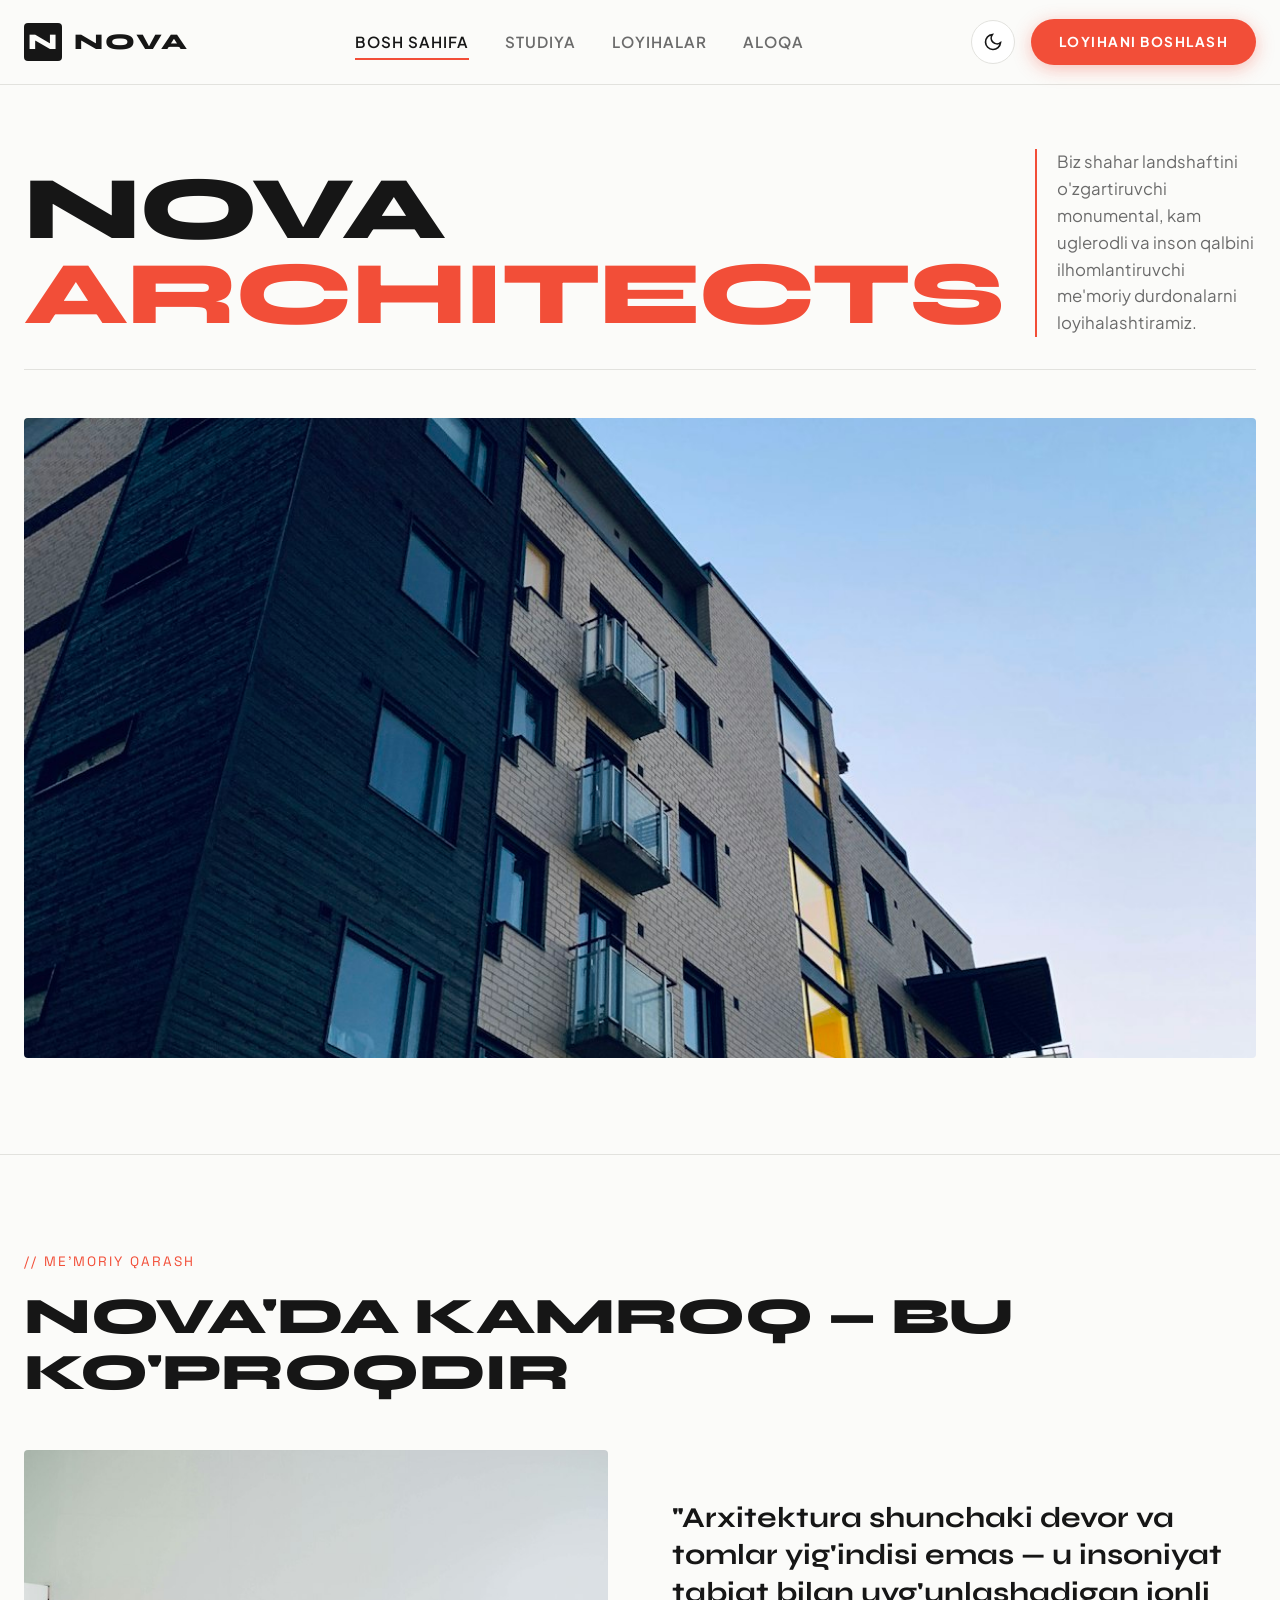
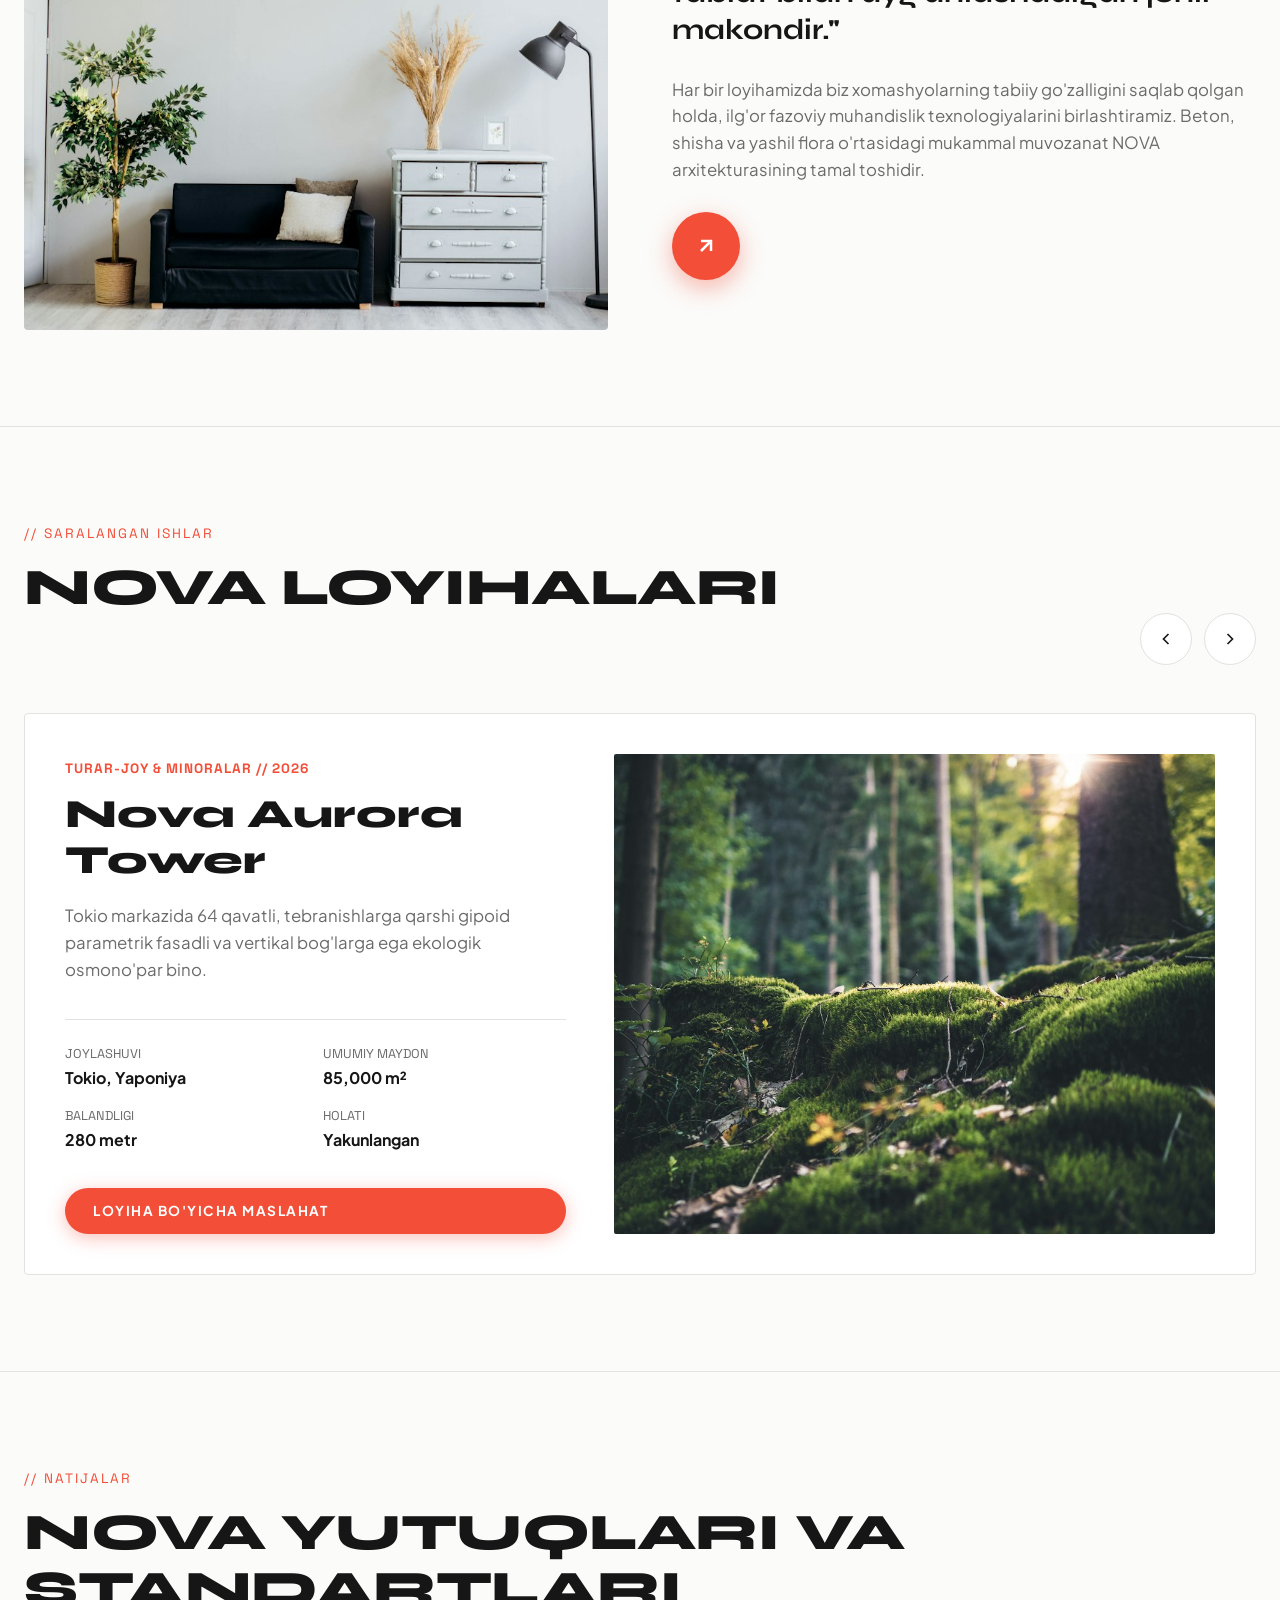
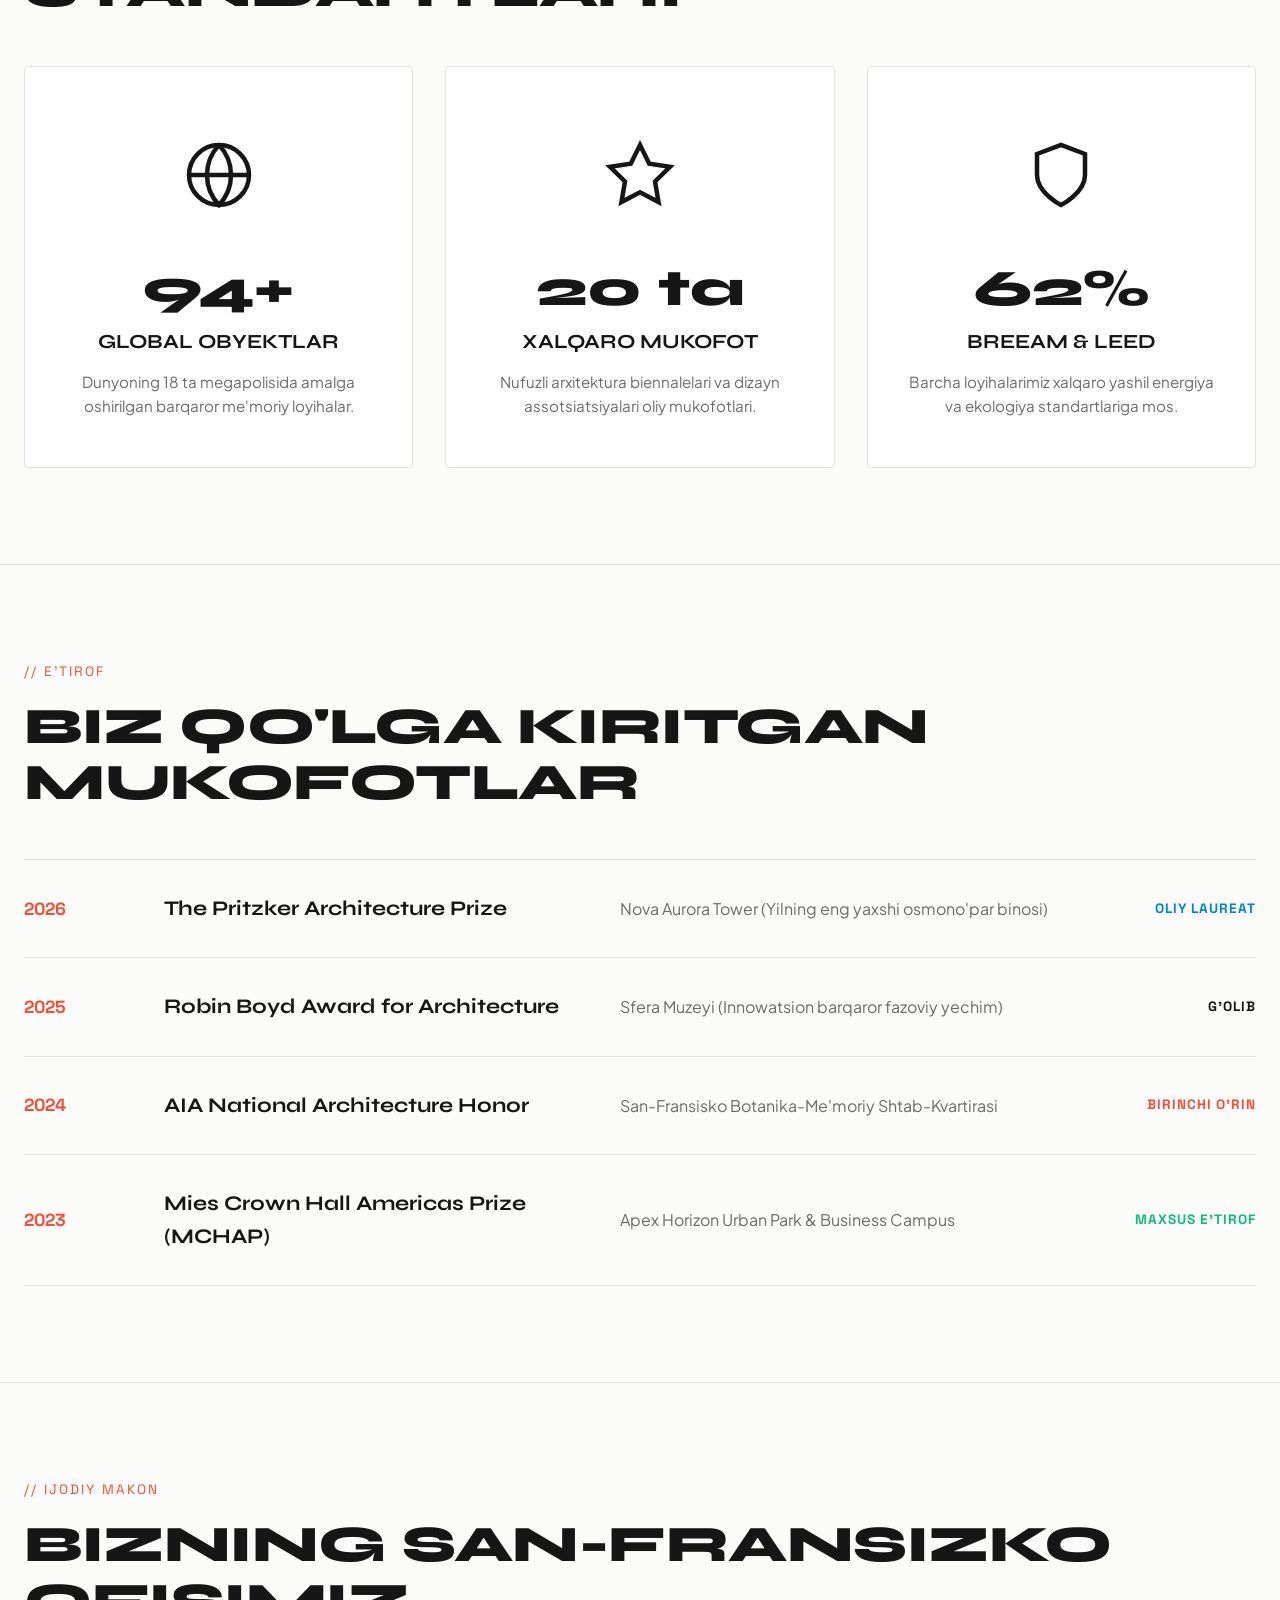
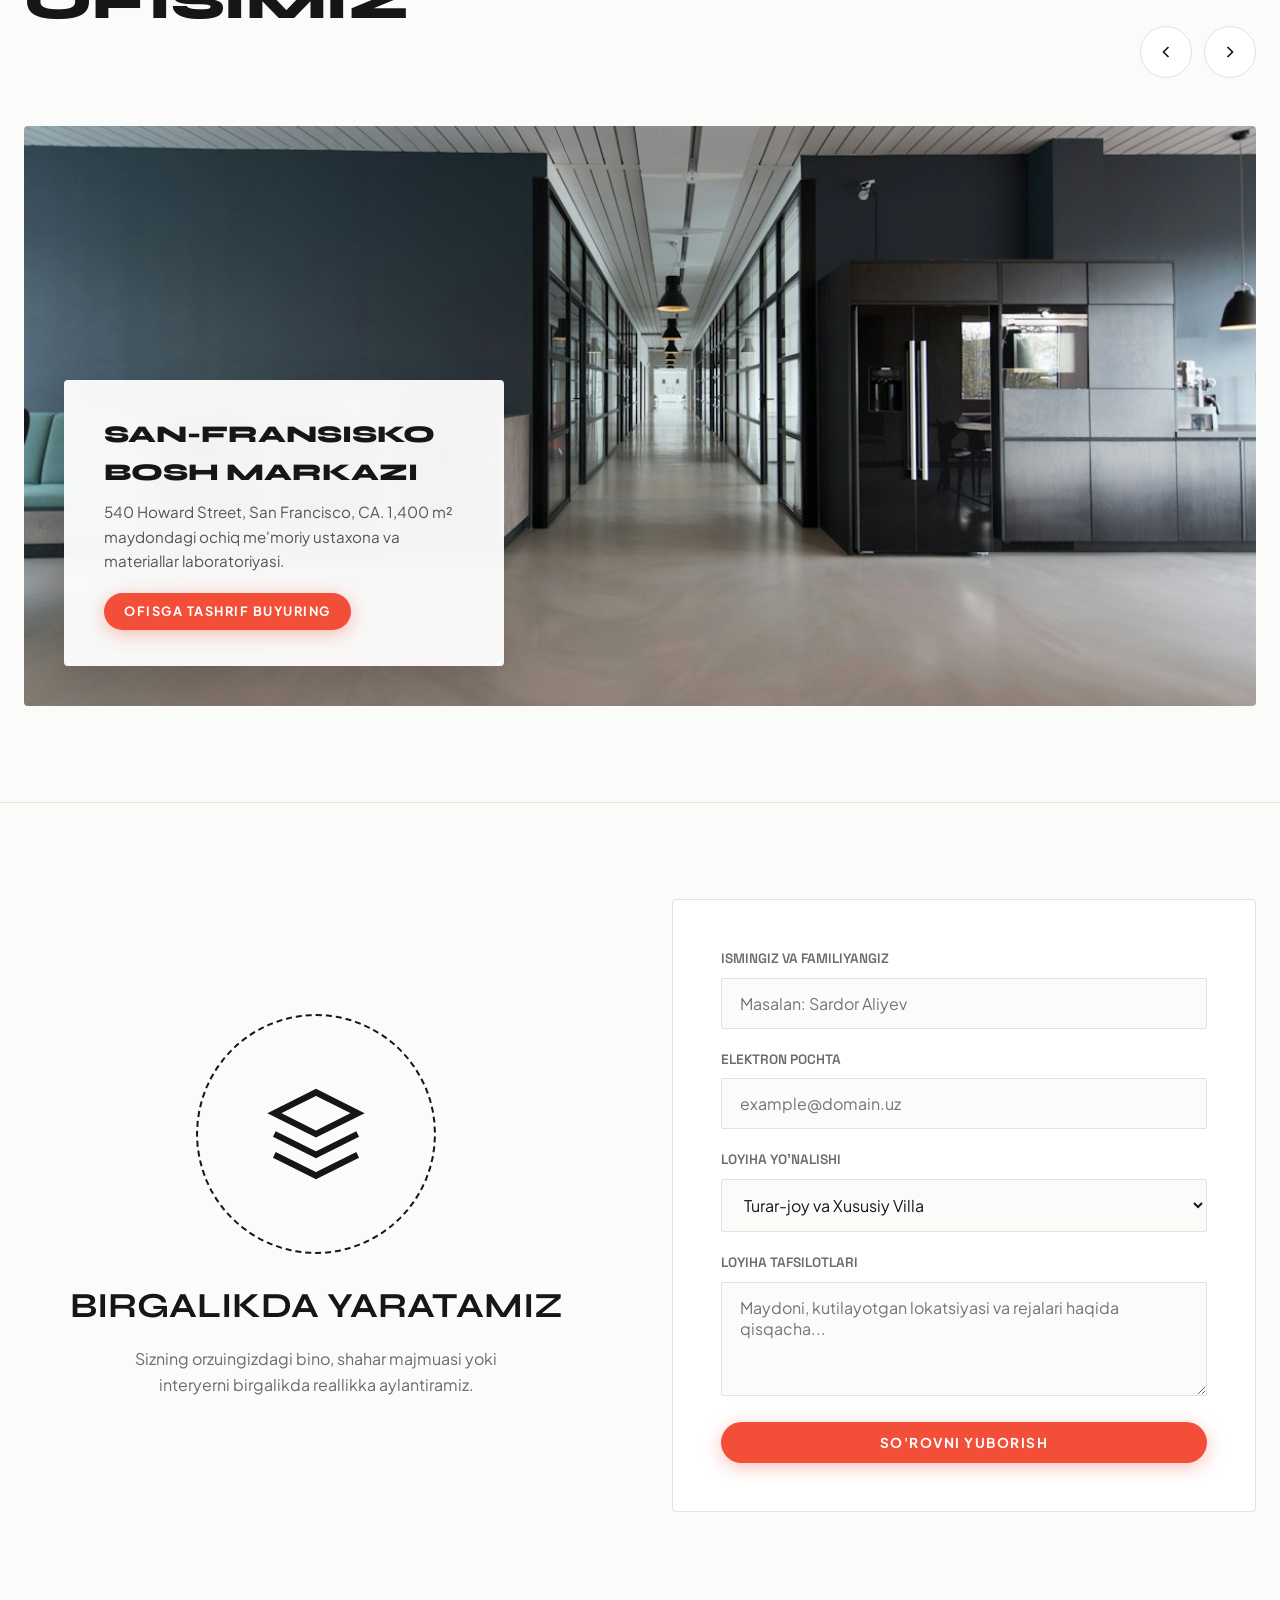
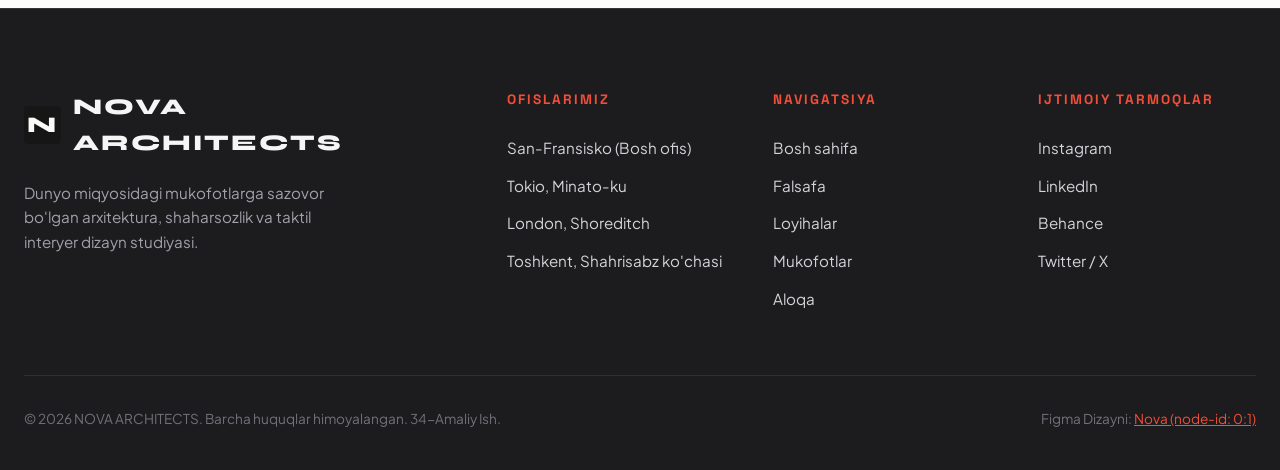
<file: index.html>
<!DOCTYPE html>
<html lang="uz" data-theme="light">
<head>
  <meta charset="UTF-8">
  <meta name="viewport" content="width=device-width, initial-scale=1.0">
  <title>NOVA ARCHITECTS — Me'morchilik va Shaharsozlik Studiyasi</title>
  <meta name="description" content="Xalqaro darajadagi me'morchilik, fazoviy rejalashtirish va barqaror shaharsozlik studiyasi — NOVA Architects (34-Amaliy Ish).">
  
  <link rel="preconnect" href="https://fonts.googleapis.com">
  <link rel="preconnect" href="https://fonts.gstatic.com" crossorigin>
  <link href="https://fonts.googleapis.com/css2?family=Plus+Jakarta+Sans:wght@400;500;600;700&family=Space+Grotesk:wght@500;700&family=Syne:wght@600;700;800&display=swap" rel="stylesheet">
  
  <link rel="stylesheet" href="css/styles.css">
  <link rel="icon" type="image/png" href="figma_preview.png">
</head>
<body>

  <!-- SAYT SARLAVHASI (HEADER) -->
  <header class="site-header">
    <div class="container header-inner">
      <a href="index.html" class="logo" aria-label="NOVA Architects Bosh Sahifasi">
        <div class="logo-icon">N</div>
        <span>NOVA</span>
      </a>

      <nav class="main-nav" aria-label="Asosiy menyu">
        <a href="index.html" class="nav-link active">Bosh sahifa</a>
        <a href="about.html" class="nav-link">Studiya</a>
        <a href="projects.html" class="nav-link">Loyihalar</a>
        <a href="contact.html" class="nav-link">Aloqa</a>
      </nav>

      <div class="header-actions">
        <button id="themeToggleBtn" class="theme-toggle" aria-label="Rejimni o'zgartirish">
          <svg width="20" height="20" viewBox="0 0 24 24" fill="none" stroke="currentColor" stroke-width="2"><path d="M21 12.79A9 9 0 1 1 11.21 3 7 7 0 0 0 21 12.79z"/></svg>
        </button>
        <a href="#contact" class="btn-cta">Loyihani boshlash</a>
        <button id="mobileMenuToggle" class="menu-toggle" aria-label="Mobil menyu">
          <svg width="24" height="24" viewBox="0 0 24 24" fill="none" stroke="currentColor" stroke-width="2"><line x1="3" y1="12" x2="21" y2="12"/><line x1="3" y1="6" x2="21" y2="6"/><line x1="3" y1="18" x2="21" y2="18"/></svg>
        </button>
      </div>
    </div>
  </header>

  <main>
    <!-- HERO BO'LIMI -->
    <section id="hero" class="hero-section">
      <div class="container">
        <div class="hero-header">
          <h1 class="hero-title">
            NOVA<br>
            <span>ARCHITECTS</span>
          </h1>
          <p class="hero-meta">
            Biz shahar landshaftini o'zgartiruvchi monumental, kam uglerodli va inson qalbini ilhomlantiruvchi me'moriy durdonalarni loyihalashtiramiz.
          </p>
        </div>

        <div class="hero-banner">
          <img src="assets/hero-tower.jpg" alt="NOVA zamonaviy minorasi me'moriy loyihasi" loading="eager">
        </div>
      </div>
    </section>

    <!-- FALSAFA BO'LIMI: LESS IS MORE -->
    <section id="philosophy" class="philosophy-section">
      <div class="container">
        <span class="section-label">// Me'moriy Qarash</span>
        <h2 class="section-heading">NOVA'DA KAMROQ — BU KO'PROQDIR</h2>
        
        <div class="philosophy-grid">
          <div class="philosophy-media">
            <img src="assets/greenhouse.jpg" alt="Shaffof bioklimatik me'moriy gumbaz">
          </div>
          <div class="philosophy-content">
            <p class="philosophy-quote">
              "Arxitektura shunchaki devor va tomlar yig'indisi emas — u insoniyat tabiat bilan uyg'unlashadigan jonli makondir."
            </p>
            <p class="philosophy-desc">
              Har bir loyihamizda biz xomashyolarning tabiiy go'zalligini saqlab qolgan holda, ilg'or fazoviy muhandislik texnologiyalarini birlashtiramiz. Beton, shisha va yashil flora o'rtasidagi mukammal muvozanat NOVA arxitekturasining tamal toshidir.
            </p>
            <a href="#projects" class="round-action-btn" aria-label="Loyihalarga o'tish">
              <svg width="24" height="24" viewBox="0 0 24 24" fill="none" stroke="currentColor" stroke-width="2.5"><line x1="7" y1="17" x2="17" y2="7"/><polyline points="7 7 17 7 17 17"/></svg>
            </a>
          </div>
        </div>
      </div>
    </section>

    <!-- LOYIHALAR VITRINASI (NOVA PROJECTS) -->
    <section id="projects" class="projects-section">
      <div class="container">
        <div class="section-top">
          <div>
            <span class="section-label">// Saralangan Ishlar</span>
            <h2 class="section-heading">NOVA LOYIHALARI</h2>
          </div>
          <div class="slider-controls">
            <button id="projectPrevBtn" class="slider-arrow" aria-label="Oldingi loyiha">
              <svg width="20" height="20" viewBox="0 0 24 24" fill="none" stroke="currentColor" stroke-width="2"><polyline points="15 18 9 12 15 6"/></svg>
            </button>
            <button id="projectNextBtn" class="slider-arrow" aria-label="Keyingi loyiha">
              <svg width="20" height="20" viewBox="0 0 24 24" fill="none" stroke="currentColor" stroke-width="2"><polyline points="9 18 15 12 9 6"/></svg>
            </button>
          </div>
        </div>

        <div class="project-card-featured">
          <div class="project-info">
            <div>
              <span id="projectTag" class="project-tag">Turar-joy & Minoralar // 2026</span>
              <h3 id="projectTitle" class="project-title">Nova Aurora Tower</h3>
              <p id="projectDesc" class="philosophy-desc">
                Tokio markazida 64 qavatli, tebranishlarga qarshi gipoid parametrik fasadli va vertikal bog'larga ega ekologik osmono'par bino.
              </p>
            </div>

            <ul class="project-meta-list">
              <li class="meta-item">
                <span>Joylashuvi</span>
                <strong id="projectLocation">Tokio, Yaponiya</strong>
              </li>
              <li class="meta-item">
                <span>Umumiy Maydon</span>
                <strong id="projectArea">85,000 m²</strong>
              </li>
              <li class="meta-item">
                <span>Balandligi</span>
                <strong id="projectHeight">280 metr</strong>
              </li>
              <li class="meta-item">
                <span>Holati</span>
                <strong id="projectStatus">Yakunlangan</strong>
              </li>
            </ul>

            <a href="#contact" class="btn-cta">Loyiha bo'yicha maslahat</a>
          </div>

          <div class="project-image">
            <img id="projectImage" src="assets/project-tower.jpg" alt="Nova Aurora Tower">
          </div>
        </div>
      </div>
    </section>

    <!-- YUTUQLAR & METRIKALAR (NOVA HIGHLIGHTS) -->
    <section id="highlights" class="highlights-section">
      <div class="container">
        <span class="section-label">// Natijalar</span>
        <h2 class="section-heading">NOVA YUTUQLARI VA STANDARTLARI</h2>

        <div class="highlights-grid">
          <div class="highlight-card">
            <div class="highlight-icon-wrap">
              <svg width="72" height="72" viewBox="0 0 24 24" fill="none" stroke="currentColor" stroke-width="1.5"><circle cx="12" cy="12" r="10"/><path d="M12 2a14.5 14.5 0 0 0 0 20 14.5 14.5 0 0 0 0-20"/><path d="M2 12h20"/></svg>
            </div>
            <div class="highlight-metric" data-target="150" data-suffix="+">150+</div>
            <h4 class="highlight-title">Global Obyektlar</h4>
            <p class="highlight-desc">Dunyoning 18 ta megapolisida amalga oshirilgan barqaror me'moriy loyihalar.</p>
          </div>

          <div class="highlight-card">
            <div class="highlight-icon-wrap">
              <svg width="72" height="72" viewBox="0 0 24 24" fill="none" stroke="currentColor" stroke-width="1.5"><polygon points="12 2 15.09 8.26 22 9.27 17 14.14 18.18 21.02 12 17.77 5.82 21.02 7 14.14 2 9.27 8.91 8.26 12 2"/></svg>
            </div>
            <div class="highlight-metric" data-target="32" data-suffix=" ta">32 ta</div>
            <h4 class="highlight-title">Xalqaro Mukofot</h4>
            <p class="highlight-desc">Nufuzli arxitektura biennalelari va dizayn assotsiatsiyalari oliy mukofotlari.</p>
          </div>

          <div class="highlight-card">
            <div class="highlight-icon-wrap">
              <svg width="72" height="72" viewBox="0 0 24 24" fill="none" stroke="currentColor" stroke-width="1.5"><path d="M12 22s8-4 8-10V5l-8-3-8 3v7c0 6 8 10 8 10z"/></svg>
            </div>
            <div class="highlight-metric" data-target="100" data-suffix="%">100%</div>
            <h4 class="highlight-title">BREEAM & LEED</h4>
            <p class="highlight-desc">Barcha loyihalarimiz xalqaro yashil energiya va ekologiya standartlariga mos.</p>
          </div>
        </div>
      </div>
    </section>

    <!-- ERISHILGAN MUKOFOTLAR (AWARDS WE WON) -->
    <section id="awards" class="awards-section">
      <div class="container">
        <span class="section-label">// E'tirof</span>
        <h2 class="section-heading">BIZ QO'LGA KIRITGAN MUKOFOTLAR</h2>

        <div class="awards-table">
          <div class="award-row">
            <div class="award-year">2026</div>
            <div class="award-name">The Pritzker Architecture Prize</div>
            <div class="award-project">Nova Aurora Tower (Yilning eng yaxshi osmono'par binosi)</div>
            <div class="award-badge" style="color: #0284c7;">Oliy Laureat</div>
          </div>

          <div class="award-row">
            <div class="award-year">2025</div>
            <div class="award-name">Robin Boyd Award for Architecture</div>
            <div class="award-project">Sfera Muzeyi (Innowatsion barqaror fazoviy yechim)</div>
            <div class="award-badge" style="color: #161616;">G'olib</div>
          </div>

          <div class="award-row">
            <div class="award-year">2024</div>
            <div class="award-name">AIA National Architecture Honor</div>
            <div class="award-project">San-Fransisko Botanika-Me'moriy Shtab-Kvartirasi</div>
            <div class="award-badge" style="color: var(--color-primary);">Birinchi O'rin</div>
          </div>

          <div class="award-row">
            <div class="award-year">2023</div>
            <div class="award-name">Mies Crown Hall Americas Prize (MCHAP)</div>
            <div class="award-project">Apex Horizon Urban Park & Business Campus</div>
            <div class="award-badge" style="color: #10b981;">Maxsus E'tirof</div>
          </div>
        </div>
      </div>
    </section>

    <!-- OFISIMIZ (OUR SAN FRANCISCO OFFICE) -->
    <section id="office" class="office-section">
      <div class="container">
        <div class="section-top">
          <div>
            <span class="section-label">// Ijodiy Makon</span>
            <h2 class="section-heading">BIZNING SAN-FRANSIZKO OFISIMIZ</h2>
          </div>
          <div class="slider-controls">
            <button id="officePrevBtn" class="slider-arrow" aria-label="Oldingi rasm">
              <svg width="20" height="20" viewBox="0 0 24 24" fill="none" stroke="currentColor" stroke-width="2"><polyline points="15 18 9 12 15 6"/></svg>
            </button>
            <button id="officeNextBtn" class="slider-arrow" aria-label="Keyingi rasm">
              <svg width="20" height="20" viewBox="0 0 24 24" fill="none" stroke="currentColor" stroke-width="2"><polyline points="9 18 15 12 9 6"/></svg>
            </button>
          </div>
        </div>

        <div class="office-banner">
          <img id="officeImg" src="assets/office-interior.jpg" alt="NOVA Architects San-Fransisko Ofis Interyeri">
          <div class="office-card-overlay">
            <h4>San-Fransisko Bosh Markazi</h4>
            <p>540 Howard Street, San Francisco, CA. 1,400 m² maydondagi ochiq me'moriy ustaxona va materiallar laboratoriyasi.</p>
            <a href="#contact" class="btn-cta" style="padding: 8px 20px; font-size: 0.8rem;">Ofisga tashrif buyuring</a>
          </div>
        </div>
      </div>
    </section>

    <!-- ALOQA VA LOYIHA BOSHLASH (LET'S CREATE SOMETHING TOGETHER) -->
    <section id="contact" class="cta-section">
      <div class="container">
        <div class="cta-grid">
          <div class="cta-emblem-wrap">
            <div class="emblem-circle">
              <svg width="100" height="100" viewBox="0 0 24 24" fill="none" stroke="currentColor" stroke-width="1.5"><polygon points="12 2 2 7 12 12 22 7 12 2"/><polyline points="2 17 12 22 22 17"/><polyline points="2 12 12 17 22 12"/></svg>
            </div>
            <h3 style="font-family: var(--font-heading); font-size: 2.2rem; text-transform: uppercase; margin-bottom: 12px;">BIRGALIKDA YARATAMIZ</h3>
            <p style="color: var(--color-text-muted); max-width: 380px;">
              Sizning orzuingizdagi bino, shahar majmuasi yoki interyerni birgalikda reallikka aylantiramiz.
            </p>
          </div>

          <div class="contact-card">
            <form id="novaContactForm" class="contact-form">
              <div class="form-group">
                <label for="cName">Ismingiz va Familiyangiz</label>
                <input type="text" id="cName" name="name" placeholder="Masalan: Sardor Aliyev" required>
              </div>

              <div class="form-group">
                <label for="cEmail">Elektron Pochta</label>
                <input type="email" id="cEmail" name="email" placeholder="example@domain.uz" required>
              </div>

              <div class="form-group">
                <label for="cType">Loyiha Yo'nalishi</label>
                <select id="cType" name="type">
                  <option value="residential">Turar-joy va Xususiy Villa</option>
                  <option value="commercial">Biznes Markaz & Osmono'par bino</option>
                  <option value="public">Madaniy yoki Jamoat Fazosi</option>
                  <option value="interior">Eksklyuziv Interyer Arxitekturasi</option>
                </select>
              </div>

              <div class="form-group">
                <label for="cMessage">Loyiha Tafsilotlari</label>
                <textarea id="cMessage" name="message" rows="4" placeholder="Maydoni, kutilayotgan lokatsiyasi va rejalari haqida qisqacha..." required></textarea>
              </div>

              <button type="submit" class="btn-cta" style="width: 100%; justify-content: center;">So'rovni Yuborish</button>
            </form>
          </div>
        </div>
      </div>
    </section>
  </main>

  <!-- SAYT FUTERI (FOOTER) -->
  <footer class="site-footer">
    <div class="container">
      <div class="footer-grid">
        <div class="footer-brand">
          <div class="logo" style="margin-bottom: 20px;">
            <div class="logo-icon">N</div>
            <span>NOVA ARCHITECTS</span>
          </div>
          <p>
            Dunyo miqyosidagi mukofotlarga sazovor bo'lgan arxitektura, shaharsozlik va taktil interyer dizayn studiyasi.
          </p>
        </div>

        <div class="footer-col">
          <h5>Ofislarimiz</h5>
          <ul class="footer-links">
            <li><a href="#office">San-Fransisko (Bosh ofis)</a></li>
            <li><a href="#office">Tokio, Minato-ku</a></li>
            <li><a href="#office">London, Shoreditch</a></li>
            <li><a href="#office">Toshkent, Shahrisabz ko'chasi</a></li>
          </ul>
        </div>

        <div class="footer-col">
          <h5>Navigatsiya</h5>
          <ul class="footer-links">
            <li><a href="#hero">Bosh sahifa</a></li>
            <li><a href="#philosophy">Falsafa</a></li>
            <li><a href="#projects">Loyihalar</a></li>
            <li><a href="#awards">Mukofotlar</a></li>
            <li><a href="#contact">Aloqa</a></li>
          </ul>
        </div>

        <div class="footer-col">
          <h5>Ijtimoiy Tarmoqlar</h5>
          <ul class="footer-links">
            <li><a href="https://instagram.com" target="_blank" rel="noopener">Instagram</a></li>
            <li><a href="https://linkedin.com" target="_blank" rel="noopener">LinkedIn</a></li>
            <li><a href="https://behance.net" target="_blank" rel="noopener">Behance</a></li>
            <li><a href="https://twitter.com" target="_blank" rel="noopener">Twitter / X</a></li>
          </ul>
        </div>
      </div>

      <div class="footer-bottom">
        <div>© 2026 NOVA ARCHITECTS. Barcha huquqlar himoyalangan. 34-Amaliy Ish.</div>
        <div>Figma Dizayni: <a href="https://www.figma.com/file/L2f6Ex8oLNYwqS5R7IY9C2/Nova?node-id=0:1" target="_blank" rel="noopener" style="color: var(--color-primary); text-decoration: underline;">Nova (node-id: 0:1)</a></div>
      </div>
    </div>
  </footer>

  <script src="js/main.js"></script>
</body>
</html>
</file>
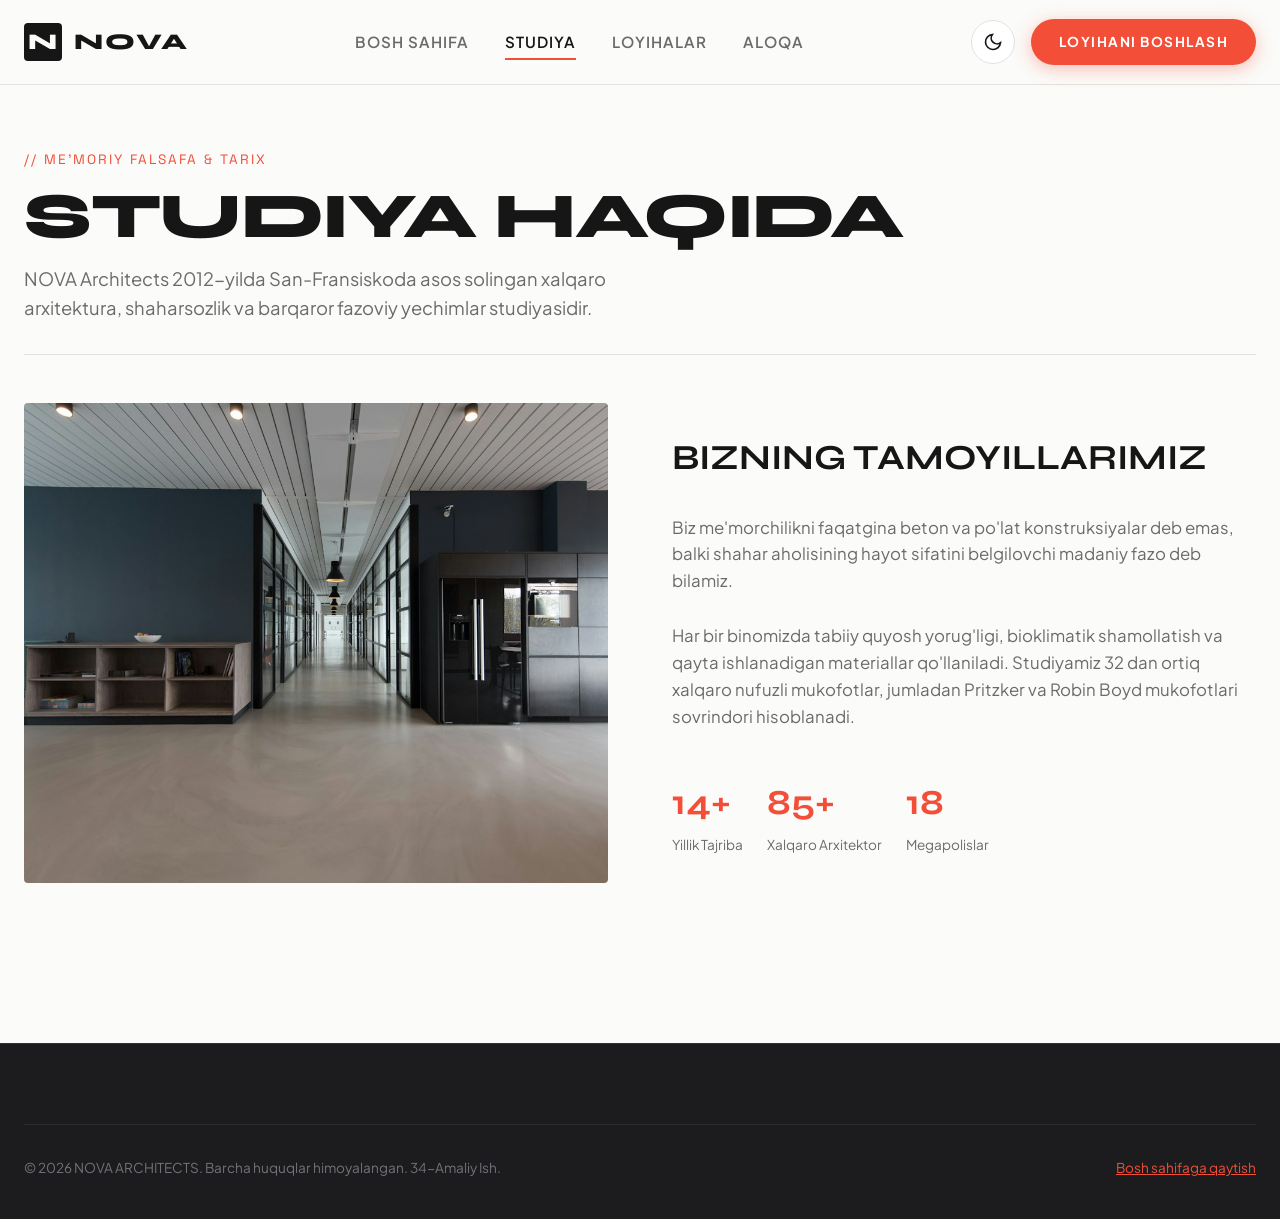
<file: about.html>
<!DOCTYPE html>
<html lang="uz" data-theme="light">
<head>
  <meta charset="UTF-8">
  <meta name="viewport" content="width=device-width, initial-scale=1.0">
  <title>Studiya Haqida — NOVA ARCHITECTS</title>
  <meta name="description" content="NOVA Architects studiyasi tarixi, me'moriy manifesti, jamoasi va xalqaro mukofotlari.">
  
  <link rel="preconnect" href="https://fonts.googleapis.com">
  <link rel="preconnect" href="https://fonts.gstatic.com" crossorigin>
  <link href="https://fonts.googleapis.com/css2?family=Plus+Jakarta+Sans:wght@400;500;600;700&family=Space+Grotesk:wght@500;700&family=Syne:wght@600;700;800&display=swap" rel="stylesheet">
  
  <link rel="stylesheet" href="css/styles.css">
  <link rel="icon" type="image/png" href="figma_preview.png">
</head>
<body>

  <!-- HEADER -->
  <header class="site-header">
    <div class="container header-inner">
      <a href="index.html" class="logo" aria-label="NOVA Architects">
        <div class="logo-icon">N</div>
        <span>NOVA</span>
      </a>

      <nav class="main-nav" aria-label="Asosiy menyu">
        <a href="index.html" class="nav-link">Bosh sahifa</a>
        <a href="about.html" class="nav-link active">Studiya</a>
        <a href="projects.html" class="nav-link">Loyihalar</a>
        <a href="contact.html" class="nav-link">Aloqa</a>
      </nav>

      <div class="header-actions">
        <button id="themeToggleBtn" class="theme-toggle" aria-label="Rejimni o'zgartirish">
          <svg width="20" height="20" viewBox="0 0 24 24" fill="none" stroke="currentColor" stroke-width="2"><path d="M21 12.79A9 9 0 1 1 11.21 3 7 7 0 0 0 21 12.79z"/></svg>
        </button>
        <a href="contact.html" class="btn-cta">Loyihani boshlash</a>
      </div>
    </div>
  </header>

  <main class="container" style="padding-top: 64px; padding-bottom: 96px;">
    <div style="border-bottom: 1px solid var(--color-border); padding-bottom: 32px; margin-bottom: 48px;">
      <span class="section-label">// Me'moriy Falsafa & Tarix</span>
      <h1 class="hero-title" style="font-size: clamp(2.5rem, 5vw, 4.5rem);">Studiya Haqida</h1>
      <p style="color: var(--color-text-muted); max-width: 650px; margin-top: 16px; font-size: 1.15rem;">
        NOVA Architects 2012-yilda San-Fransiskoda asos solingan xalqaro arxitektura, shaharsozlik va barqaror fazoviy yechimlar studiyasidir.
      </p>
    </div>

    <div class="philosophy-grid" style="margin-bottom: 64px;">
      <div class="philosophy-media">
        <img src="assets/office-interior.jpg" alt="NOVA studiyasi ustaxonasi">
      </div>
      <div class="philosophy-content">
        <h2 style="font-family: var(--font-heading); font-size: 2.2rem; text-transform: uppercase;">Bizning Tamoyillarimiz</h2>
        <p class="philosophy-desc">
          Biz me'morchilikni faqatgina beton va po'lat konstruksiyalar deb emas, balki shahar aholisining hayot sifatini belgilovchi madaniy fazo deb bilamiz.
        </p>
        <p class="philosophy-desc">
          Har bir binomizda tabiiy quyosh yorug'ligi, bioklimatik shamollatish va qayta ishlanadigan materiallar qo'llaniladi. Studiyamiz 32 dan ortiq xalqaro nufuzli mukofotlar, jumladan Pritzker va Robin Boyd mukofotlari sovrindori hisoblanadi.
        </p>
        <div style="display: flex; gap: 24px; margin-top: 16px;">
          <div>
            <strong style="font-family: var(--font-heading); font-size: 2.2rem; color: var(--color-primary); display: block;">14+</strong>
            <span style="font-size: 0.85rem; color: var(--color-text-muted);">Yillik Tajriba</span>
          </div>
          <div>
            <strong style="font-family: var(--font-heading); font-size: 2.2rem; color: var(--color-primary); display: block;">85+</strong>
            <span style="font-size: 0.85rem; color: var(--color-text-muted);">Xalqaro Arxitektor</span>
          </div>
          <div>
            <strong style="font-family: var(--font-heading); font-size: 2.2rem; color: var(--color-primary); display: block;">18</strong>
            <span style="font-size: 0.85rem; color: var(--color-text-muted);">Megapolislar</span>
          </div>
        </div>
      </div>
    </div>
  </main>

  <!-- FOOTER -->
  <footer class="site-footer">
    <div class="container">
      <div class="footer-bottom">
        <div>© 2026 NOVA ARCHITECTS. Barcha huquqlar himoyalangan. 34-Amaliy Ish.</div>
        <div><a href="index.html" style="color: var(--color-primary); text-decoration: underline;">Bosh sahifaga qaytish</a></div>
      </div>
    </div>
  </footer>

  <script src="js/main.js"></script>
</body>
</html>
</file>
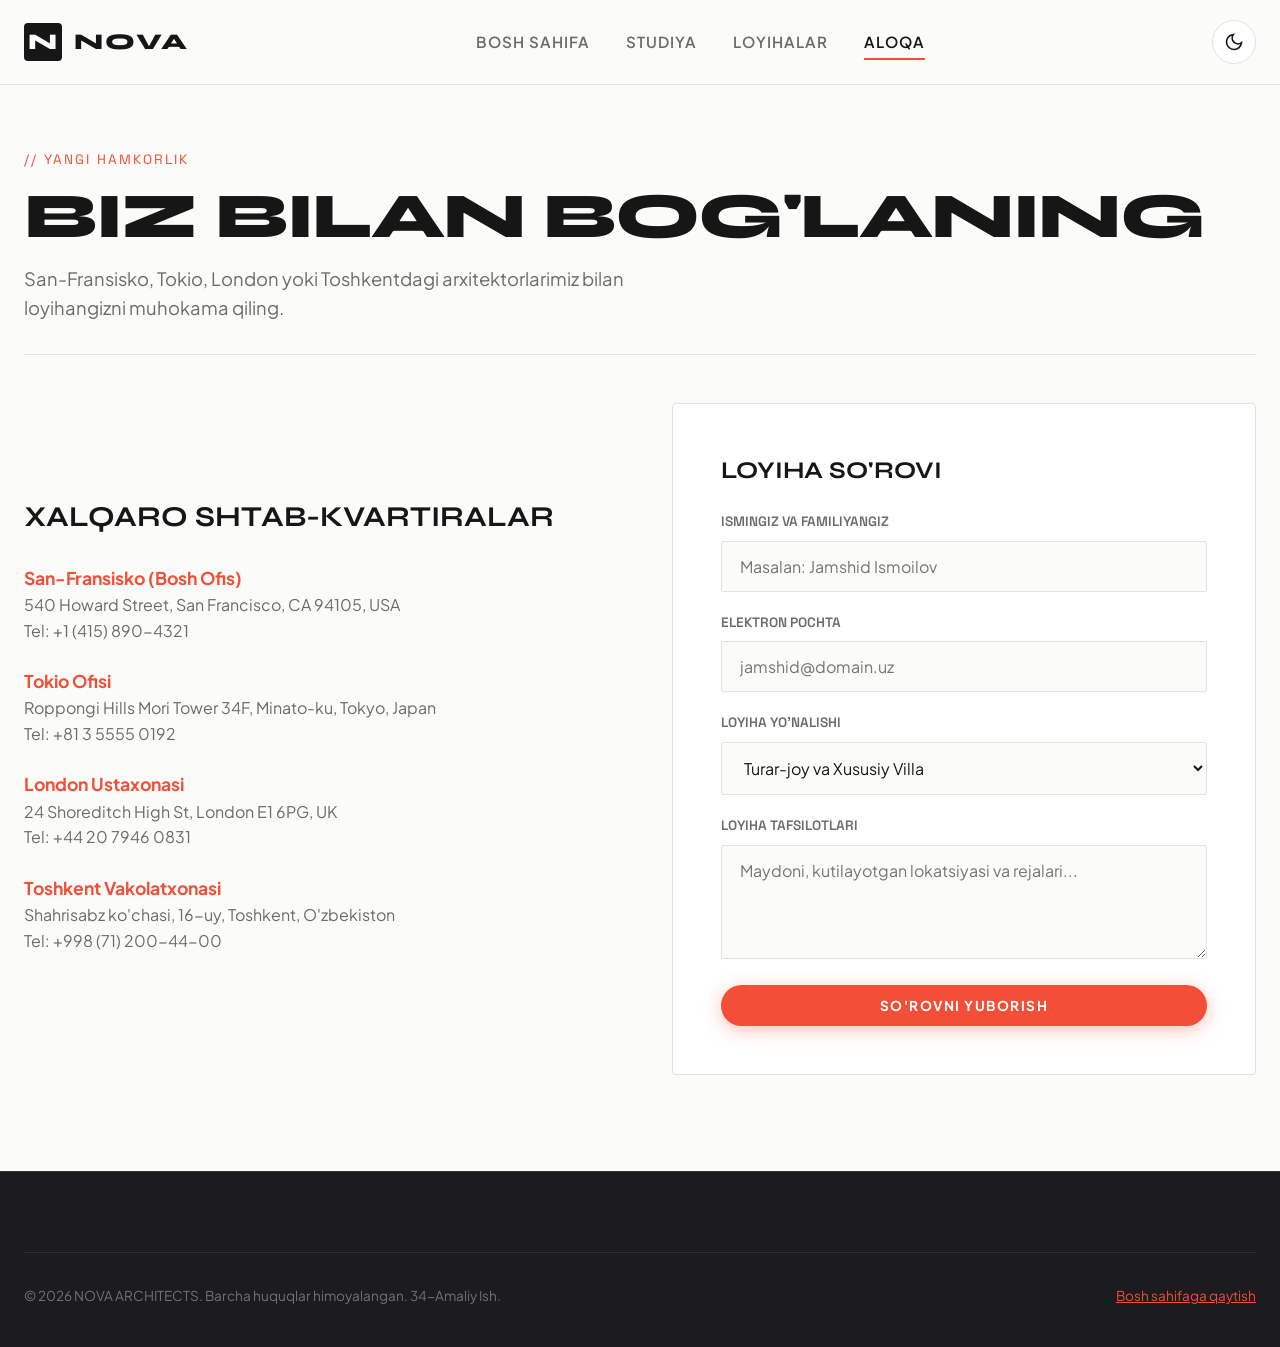
<file: contact.html>
<!DOCTYPE html>
<html lang="uz" data-theme="light">
<head>
  <meta charset="UTF-8">
  <meta name="viewport" content="width=device-width, initial-scale=1.0">
  <title>Aloqa & Konsultatsiya — NOVA ARCHITECTS</title>
  <meta name="description" content="NOVA Architects arxitektura studiyasi bilan bog'lanish va yangi loyihani rejalashtirish.">
  
  <link rel="preconnect" href="https://fonts.googleapis.com">
  <link rel="preconnect" href="https://fonts.gstatic.com" crossorigin>
  <link href="https://fonts.googleapis.com/css2?family=Plus+Jakarta+Sans:wght@400;500;600;700&family=Space+Grotesk:wght@500;700&family=Syne:wght@600;700;800&display=swap" rel="stylesheet">
  
  <link rel="stylesheet" href="css/styles.css">
  <link rel="icon" type="image/png" href="figma_preview.png">
</head>
<body>

  <!-- HEADER -->
  <header class="site-header">
    <div class="container header-inner">
      <a href="index.html" class="logo" aria-label="NOVA Architects">
        <div class="logo-icon">N</div>
        <span>NOVA</span>
      </a>

      <nav class="main-nav" aria-label="Asosiy menyu">
        <a href="index.html" class="nav-link">Bosh sahifa</a>
        <a href="about.html" class="nav-link">Studiya</a>
        <a href="projects.html" class="nav-link">Loyihalar</a>
        <a href="contact.html" class="nav-link active">Aloqa</a>
      </nav>

      <div class="header-actions">
        <button id="themeToggleBtn" class="theme-toggle" aria-label="Rejimni o'zgartirish">
          <svg width="20" height="20" viewBox="0 0 24 24" fill="none" stroke="currentColor" stroke-width="2"><path d="M21 12.79A9 9 0 1 1 11.21 3 7 7 0 0 0 21 12.79z"/></svg>
        </button>
      </div>
    </div>
  </header>

  <main class="container" style="padding-top: 64px; padding-bottom: 96px;">
    <div style="border-bottom: 1px solid var(--color-border); padding-bottom: 32px; margin-bottom: 48px;">
      <span class="section-label">// Yangi Hamkorlik</span>
      <h1 class="hero-title" style="font-size: clamp(2.5rem, 5vw, 4.5rem);">Biz Bilan Bog'laning</h1>
      <p style="color: var(--color-text-muted); max-width: 650px; margin-top: 16px; font-size: 1.15rem;">
        San-Fransisko, Tokio, London yoki Toshkentdagi arxitektorlarimiz bilan loyihangizni muhokama qiling.
      </p>
    </div>

    <div class="cta-grid">
      <div>
        <h3 style="font-family: var(--font-heading); font-size: 1.8rem; text-transform: uppercase; margin-bottom: 24px;">Xalqaro Shtab-Kvartiralar</h3>
        
        <div style="display: flex; flex-direction: column; gap: 24px; margin-bottom: 32px;">
          <div>
            <strong style="display: block; font-size: 1.1rem; color: var(--color-primary);">San-Fransisko (Bosh Ofis)</strong>
            <p style="color: var(--color-text-muted);">540 Howard Street, San Francisco, CA 94105, USA<br>Tel: +1 (415) 890-4321</p>
          </div>
          <div>
            <strong style="display: block; font-size: 1.1rem; color: var(--color-primary);">Tokio Ofisi</strong>
            <p style="color: var(--color-text-muted);">Roppongi Hills Mori Tower 34F, Minato-ku, Tokyo, Japan<br>Tel: +81 3 5555 0192</p>
          </div>
          <div>
            <strong style="display: block; font-size: 1.1rem; color: var(--color-primary);">London Ustaxonasi</strong>
            <p style="color: var(--color-text-muted);">24 Shoreditch High St, London E1 6PG, UK<br>Tel: +44 20 7946 0831</p>
          </div>
          <div>
            <strong style="display: block; font-size: 1.1rem; color: var(--color-primary);">Toshkent Vakolatxonasi</strong>
            <p style="color: var(--color-text-muted);">Shahrisabz ko'chasi, 16-uy, Toshkent, O'zbekiston<br>Tel: +998 (71) 200-44-00</p>
          </div>
        </div>
      </div>

      <div class="contact-card">
        <h3 style="font-family: var(--font-heading); font-size: 1.5rem; text-transform: uppercase; margin-bottom: 20px;">Loyiha So'rovi</h3>
        <form id="novaContactForm" class="contact-form">
          <div class="form-group">
            <label for="cName">Ismingiz va Familiyangiz</label>
            <input type="text" id="cName" name="name" placeholder="Masalan: Jamshid Ismoilov" required>
          </div>

          <div class="form-group">
            <label for="cEmail">Elektron Pochta</label>
            <input type="email" id="cEmail" name="email" placeholder="jamshid@domain.uz" required>
          </div>

          <div class="form-group">
            <label for="cType">Loyiha Yo'nalishi</label>
            <select id="cType" name="type">
              <option value="residential">Turar-joy va Xususiy Villa</option>
              <option value="commercial">Biznes Markaz & Osmono'par bino</option>
              <option value="public">Madaniy yoki Jamoat Fazosi</option>
              <option value="interior">Eksklyuziv Interyer Arxitekturasi</option>
            </select>
          </div>

          <div class="form-group">
            <label for="cMessage">Loyiha Tafsilotlari</label>
            <textarea id="cMessage" name="message" rows="4" placeholder="Maydoni, kutilayotgan lokatsiyasi va rejalari..." required></textarea>
          </div>

          <button type="submit" class="btn-cta" style="width: 100%; justify-content: center;">So'rovni Yuborish</button>
        </form>
      </div>
    </div>
  </main>

  <!-- FOOTER -->
  <footer class="site-footer">
    <div class="container">
      <div class="footer-bottom">
        <div>© 2026 NOVA ARCHITECTS. Barcha huquqlar himoyalangan. 34-Amaliy Ish.</div>
        <div><a href="index.html" style="color: var(--color-primary); text-decoration: underline;">Bosh sahifaga qaytish</a></div>
      </div>
    </div>
  </footer>

  <script src="js/main.js"></script>
</body>
</html>
</file>
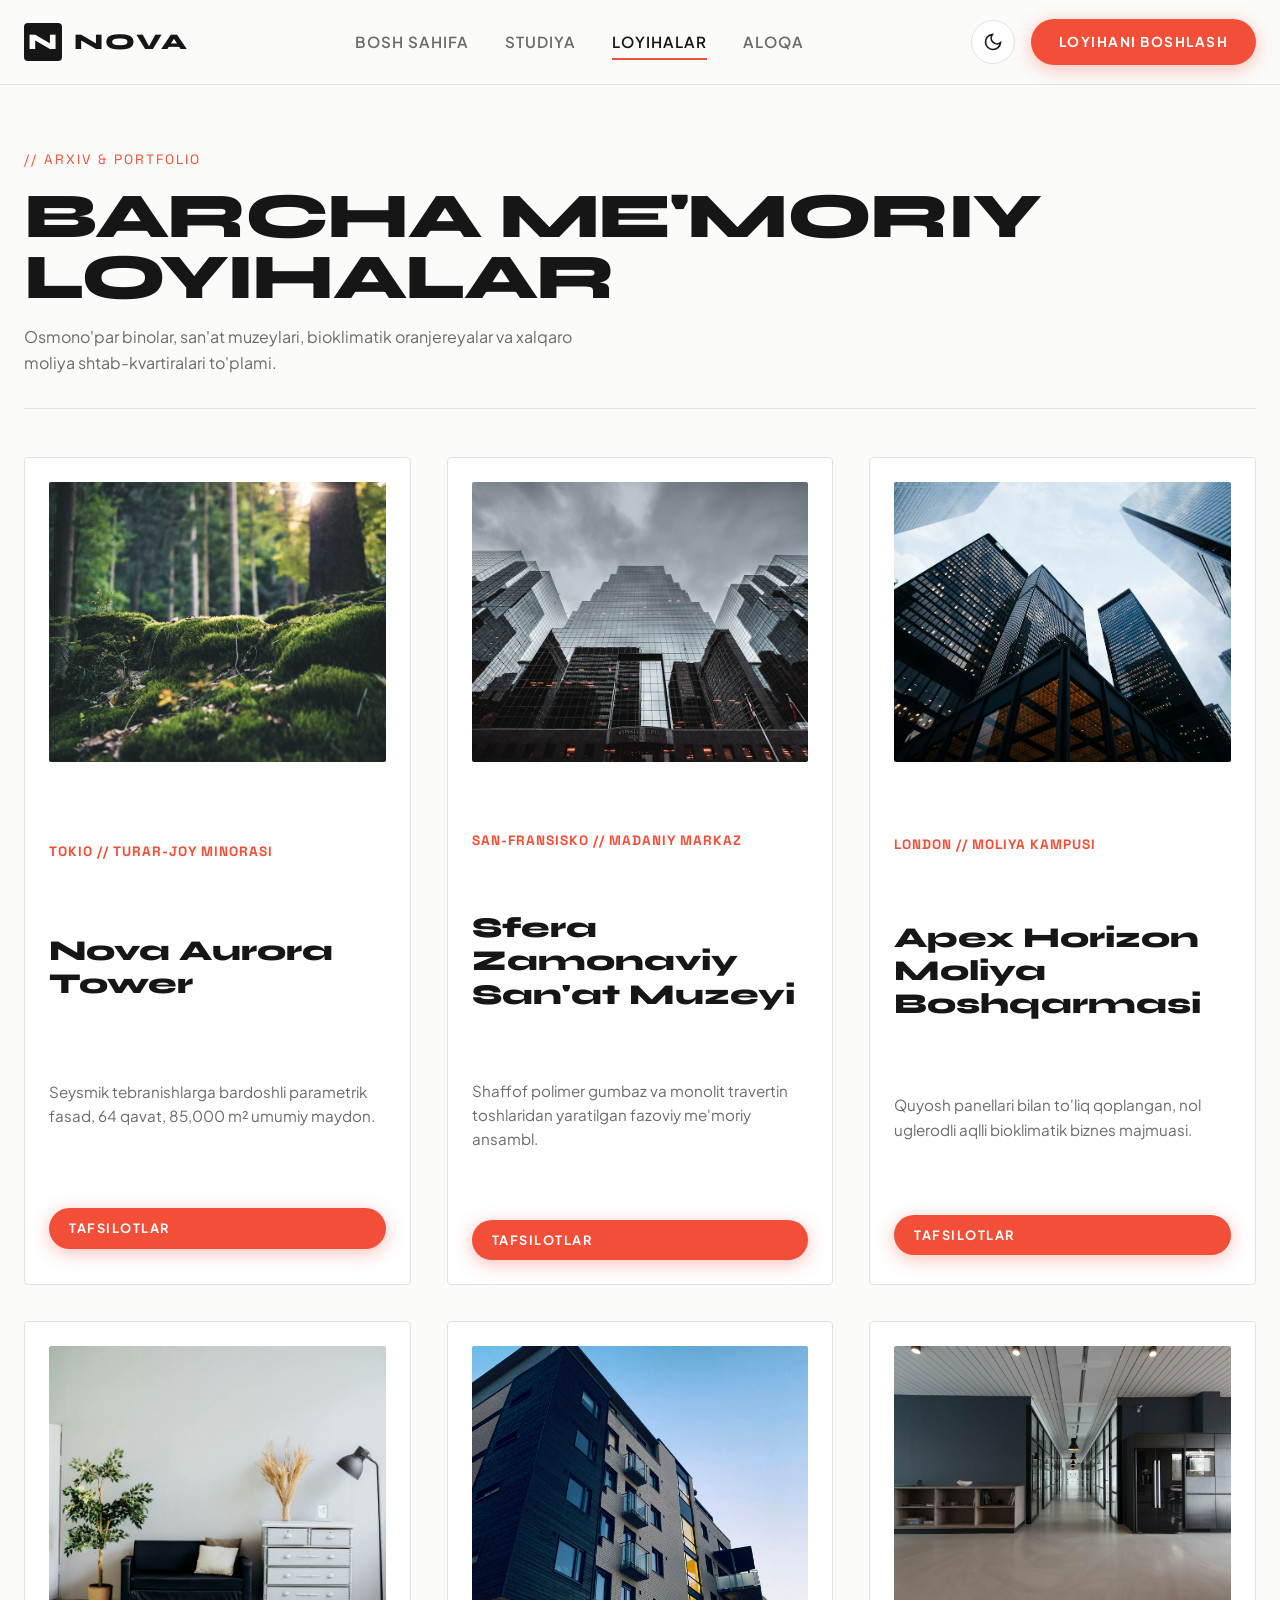
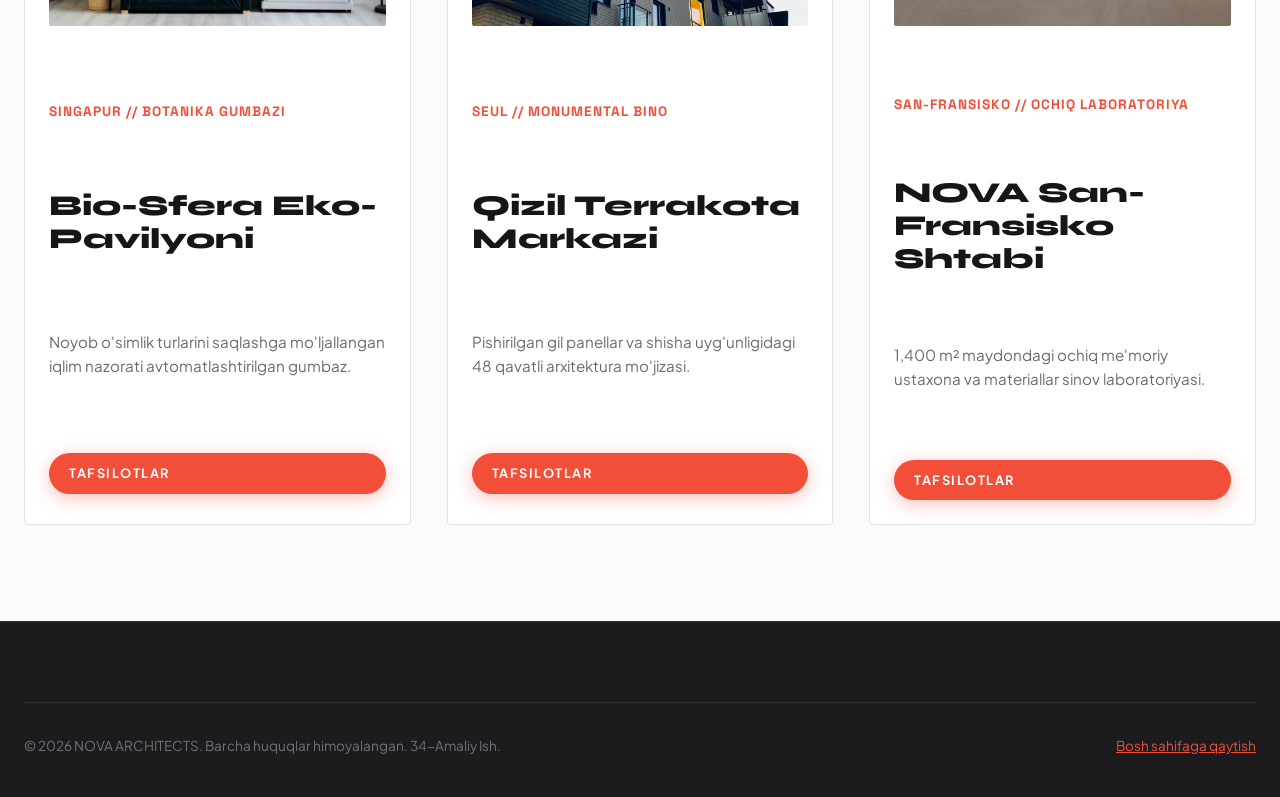
<file: projects.html>
<!DOCTYPE html>
<html lang="uz" data-theme="light">
<head>
  <meta charset="UTF-8">
  <meta name="viewport" content="width=device-width, initial-scale=1.0">
  <title>Loyihalar Arxivi — NOVA ARCHITECTS</title>
  <meta name="description" content="NOVA Architects studiyasining xalqaro miqyosdagi arxitektura, osmono'par binolar va madaniy inshootlar loyihalari arxivi.">
  
  <link rel="preconnect" href="https://fonts.googleapis.com">
  <link rel="preconnect" href="https://fonts.gstatic.com" crossorigin>
  <link href="https://fonts.googleapis.com/css2?family=Plus+Jakarta+Sans:wght@400;500;600;700&family=Space+Grotesk:wght@500;700&family=Syne:wght@600;700;800&display=swap" rel="stylesheet">
  
  <link rel="stylesheet" href="css/styles.css">
  <link rel="icon" type="image/png" href="figma_preview.png">
</head>
<body>

  <!-- HEADER -->
  <header class="site-header">
    <div class="container header-inner">
      <a href="index.html" class="logo" aria-label="NOVA Architects">
        <div class="logo-icon">N</div>
        <span>NOVA</span>
      </a>

      <nav class="main-nav" aria-label="Asosiy menyu">
        <a href="index.html" class="nav-link">Bosh sahifa</a>
        <a href="about.html" class="nav-link">Studiya</a>
        <a href="projects.html" class="nav-link active">Loyihalar</a>
        <a href="contact.html" class="nav-link">Aloqa</a>
      </nav>

      <div class="header-actions">
        <button id="themeToggleBtn" class="theme-toggle" aria-label="Rejimni o'zgartirish">
          <svg width="20" height="20" viewBox="0 0 24 24" fill="none" stroke="currentColor" stroke-width="2"><path d="M21 12.79A9 9 0 1 1 11.21 3 7 7 0 0 0 21 12.79z"/></svg>
        </button>
        <a href="contact.html" class="btn-cta">Loyihani boshlash</a>
      </div>
    </div>
  </header>

  <main class="container" style="padding-top: 64px; padding-bottom: 96px;">
    <div style="margin-bottom: 48px; border-bottom: 1px solid var(--color-border); padding-bottom: 32px;">
      <span class="section-label">// Arxiv & Portfolio</span>
      <h1 class="hero-title" style="font-size: clamp(2.5rem, 5vw, 4.5rem);">Barcha Me'moriy Loyihalar</h1>
      <p style="color: var(--color-text-muted); max-width: 600px; margin-top: 16px;">
        Osmono'par binolar, san'at muzeylari, bioklimatik oranjereyalar va xalqaro moliya shtab-kvartiralari to'plami.
      </p>
    </div>

    <div style="display: grid; grid-template-columns: repeat(auto-fill, minmax(360px, 1fr)); gap: 36px;">
      <!-- Project 1 -->
      <div class="project-card-featured" style="grid-template-columns: 1fr; padding: 24px;">
        <div class="project-image" style="height: 280px; margin-bottom: 20px;">
          <img src="assets/project-tower.jpg" alt="Nova Aurora Tower">
        </div>
        <span class="project-tag">Tokio // Turar-joy minorasi</span>
        <h3 class="project-title" style="font-size: 1.8rem;">Nova Aurora Tower</h3>
        <p style="color: var(--color-text-muted); font-size: 0.95rem; margin-bottom: 20px;">
          Seysmik tebranishlarga bardoshli parametrik fasad, 64 qavat, 85,000 m² umumiy maydon.
        </p>
        <a href="contact.html" class="btn-cta" style="padding: 10px 20px; font-size: 0.8rem; align-self: flex-start;">Tafsilotlar</a>
      </div>

      <!-- Project 2 -->
      <div class="project-card-featured" style="grid-template-columns: 1fr; padding: 24px;">
        <div class="project-image" style="height: 280px; margin-bottom: 20px;">
          <img src="assets/project-museum.jpg" alt="Sfera Muzeyi">
        </div>
        <span class="project-tag">San-Fransisko // Madaniy markaz</span>
        <h3 class="project-title" style="font-size: 1.8rem;">Sfera Zamonaviy San'at Muzeyi</h3>
        <p style="color: var(--color-text-muted); font-size: 0.95rem; margin-bottom: 20px;">
          Shaffof polimer gumbaz va monolit travertin toshlaridan yaratilgan fazoviy me'moriy ansambl.
        </p>
        <a href="contact.html" class="btn-cta" style="padding: 10px 20px; font-size: 0.8rem; align-self: flex-start;">Tafsilotlar</a>
      </div>

      <!-- Project 3 -->
      <div class="project-card-featured" style="grid-template-columns: 1fr; padding: 24px;">
        <div class="project-image" style="height: 280px; margin-bottom: 20px;">
          <img src="assets/project-facade.jpg" alt="Apex Horizon">
        </div>
        <span class="project-tag">London // Moliya kampusi</span>
        <h3 class="project-title" style="font-size: 1.8rem;">Apex Horizon Moliya Boshqarmasi</h3>
        <p style="color: var(--color-text-muted); font-size: 0.95rem; margin-bottom: 20px;">
          Quyosh panellari bilan to'liq qoplangan, nol uglerodli aqlli bioklimatik biznes majmuasi.
        </p>
        <a href="contact.html" class="btn-cta" style="padding: 10px 20px; font-size: 0.8rem; align-self: flex-start;">Tafsilotlar</a>
      </div>

      <!-- Project 4 -->
      <div class="project-card-featured" style="grid-template-columns: 1fr; padding: 24px;">
        <div class="project-image" style="height: 280px; margin-bottom: 20px;">
          <img src="assets/greenhouse.jpg" alt="Oranjereya">
        </div>
        <span class="project-tag">Singapur // Botanika gumbazi</span>
        <h3 class="project-title" style="font-size: 1.8rem;">Bio-Sfera Eko-Pavilyoni</h3>
        <p style="color: var(--color-text-muted); font-size: 0.95rem; margin-bottom: 20px;">
          Noyob o'simlik turlarini saqlashga mo'ljallangan iqlim nazorati avtomatlashtirilgan gumbaz.
        </p>
        <a href="contact.html" class="btn-cta" style="padding: 10px 20px; font-size: 0.8rem; align-self: flex-start;">Tafsilotlar</a>
      </div>

      <!-- Project 5 -->
      <div class="project-card-featured" style="grid-template-columns: 1fr; padding: 24px;">
        <div class="project-image" style="height: 280px; margin-bottom: 20px;">
          <img src="assets/hero-tower.jpg" alt="Monolit minorasi">
        </div>
        <span class="project-tag">Seul // Monumental bino</span>
        <h3 class="project-title" style="font-size: 1.8rem;">Qizil Terrakota Markazi</h3>
        <p style="color: var(--color-text-muted); font-size: 0.95rem; margin-bottom: 20px;">
          Pishirilgan gil panellar va shisha uyg'unligidagi 48 qavatli arxitektura mo'jizasi.
        </p>
        <a href="contact.html" class="btn-cta" style="padding: 10px 20px; font-size: 0.8rem; align-self: flex-start;">Tafsilotlar</a>
      </div>

      <!-- Project 6 -->
      <div class="project-card-featured" style="grid-template-columns: 1fr; padding: 24px;">
        <div class="project-image" style="height: 280px; margin-bottom: 20px;">
          <img src="assets/office-interior.jpg" alt="Ofis majmuasi">
        </div>
        <span class="project-tag">San-Fransisko // Ochiq laboratoriya</span>
        <h3 class="project-title" style="font-size: 1.8rem;">NOVA San-Fransisko Shtabi</h3>
        <p style="color: var(--color-text-muted); font-size: 0.95rem; margin-bottom: 20px;">
          1,400 m² maydondagi ochiq me'moriy ustaxona va materiallar sinov laboratoriyasi.
        </p>
        <a href="contact.html" class="btn-cta" style="padding: 10px 20px; font-size: 0.8rem; align-self: flex-start;">Tafsilotlar</a>
      </div>
    </div>
  </main>

  <!-- FOOTER -->
  <footer class="site-footer">
    <div class="container">
      <div class="footer-bottom">
        <div>© 2026 NOVA ARCHITECTS. Barcha huquqlar himoyalangan. 34-Amaliy Ish.</div>
        <div><a href="index.html" style="color: var(--color-primary); text-decoration: underline;">Bosh sahifaga qaytish</a></div>
      </div>
    </div>
  </footer>

  <script src="js/main.js"></script>
</body>
</html>
</file>
<file: css/styles.css>
/* ==========================================================================
   NOVA ARCHITECTS — 34-Amaliy Ish — Stylesheet
   Figma Design System: Editorial, High-Impact Architecture Studio
   ========================================================================== */

:root {
  --color-bg: #fbfbf9;
  --color-surface: #ffffff;
  --color-text: #161616;
  --color-text-muted: #6b6b6b;
  --color-border: #e2e2de;
  --color-border-dark: #161616;
  --color-primary: #f24e38; /* Signature coral-red */
  --color-primary-hover: #d83d29;
  --color-dark-bg: #1c1c1e;
  --color-dark-surface: #27272a;
  
  --font-heading: 'Syne', -apple-system, BlinkMacSystemFont, "Segoe UI", Roboto, sans-serif;
  --font-body: 'Plus Jakarta Sans', -apple-system, BlinkMacSystemFont, sans-serif;
  --font-mono: 'Space Grotesk', monospace;
  
  --container-max: 1320px;
  --section-pad: 96px;
  --transition: all 0.3s cubic-bezier(0.16, 1, 0.3, 1);
}

[data-theme="dark"] {
  --color-bg: #121214;
  --color-surface: #1a1a1d;
  --color-text: #f5f5f5;
  --color-text-muted: #a1a1aa;
  --color-border: #2e2e33;
  --color-border-dark: #f5f5f5;
}

*, *::before, *::after {
  box-sizing: border-box;
  margin: 0;
  padding: 0;
}

html {
  scroll-behavior: smooth;
  font-size: 16px;
}

body {
  background-color: var(--color-bg);
  color: var(--color-text);
  font-family: var(--font-body);
  line-height: 1.6;
  overflow-x: hidden;
  transition: background-color 0.3s ease, color 0.3s ease;
}

a {
  color: inherit;
  text-decoration: none;
  transition: var(--transition);
}

img {
  max-width: 100%;
  height: auto;
  display: block;
}

button, input, textarea, select {
  font-family: inherit;
  font-size: inherit;
}

.container {
  width: 100%;
  max-width: var(--container-max);
  margin: 0 auto;
  padding: 0 24px;
}

/* ==========================================================================
   HEADER & NAVIGATION
   ========================================================================== */
.site-header {
  position: sticky;
  top: 0;
  z-index: 100;
  background-color: rgba(251, 251, 249, 0.94);
  backdrop-filter: blur(12px);
  border-bottom: 1px solid var(--color-border);
  transition: var(--transition);
}

[data-theme="dark"] .site-header {
  background-color: rgba(18, 18, 20, 0.94);
}

.header-inner {
  display: flex;
  align-items: center;
  justify-content: space-between;
  height: 84px;
}

.logo {
  display: flex;
  align-items: center;
  gap: 12px;
  font-family: var(--font-heading);
  font-weight: 800;
  font-size: 1.4rem;
  letter-spacing: 2px;
  text-transform: uppercase;
}

.logo-icon {
  width: 38px;
  height: 38px;
  background-color: var(--color-text);
  color: var(--color-bg);
  display: flex;
  align-items: center;
  justify-content: center;
  font-weight: 900;
  border-radius: 4px;
}

.main-nav {
  display: flex;
  align-items: center;
  gap: 36px;
}

.nav-link {
  font-size: 0.95rem;
  font-weight: 600;
  text-transform: uppercase;
  letter-spacing: 1px;
  color: var(--color-text-muted);
  position: relative;
  padding: 6px 0;
}

.nav-link:hover,
.nav-link.active {
  color: var(--color-text);
}

.nav-link.active::after {
  content: '';
  position: absolute;
  bottom: 0;
  left: 0;
  width: 100%;
  height: 2px;
  background-color: var(--color-primary);
}

.header-actions {
  display: flex;
  align-items: center;
  gap: 16px;
}

.theme-toggle {
  width: 44px;
  height: 44px;
  border-radius: 50%;
  border: 1px solid var(--color-border);
  background: var(--color-surface);
  color: var(--color-text);
  cursor: pointer;
  display: flex;
  align-items: center;
  justify-content: center;
  transition: var(--transition);
}

.theme-toggle:hover {
  border-color: var(--color-text);
  transform: rotate(20deg);
}

.btn-cta {
  display: inline-flex;
  align-items: center;
  gap: 8px;
  padding: 12px 28px;
  background-color: var(--color-primary);
  color: #ffffff;
  font-weight: 700;
  text-transform: uppercase;
  font-size: 0.85rem;
  letter-spacing: 1.5px;
  border-radius: 40px;
  border: none;
  cursor: pointer;
  box-shadow: 0 4px 18px rgba(242, 78, 56, 0.35);
  transition: var(--transition);
}

.btn-cta:hover {
  background-color: var(--color-primary-hover);
  transform: translateY(-2px);
  box-shadow: 0 6px 24px rgba(242, 78, 56, 0.45);
}

.menu-toggle {
  display: none;
  background: none;
  border: none;
  color: var(--color-text);
  cursor: pointer;
  padding: 8px;
}

/* ==========================================================================
   HERO SECTION
   ========================================================================== */
.hero-section {
  padding: 64px 0 96px;
  border-bottom: 1px solid var(--color-border);
}

.hero-header {
  border-bottom: 1px solid var(--color-border);
  padding-bottom: 32px;
  margin-bottom: 48px;
  display: grid;
  grid-template-columns: 2fr 1fr;
  align-items: end;
  gap: 32px;
}

.hero-title {
  font-family: var(--font-heading);
  font-size: clamp(3rem, 7vw, 6.5rem);
  line-height: 0.95;
  font-weight: 800;
  text-transform: uppercase;
  letter-spacing: -1.5px;
}

.hero-title span {
  display: block;
  color: var(--color-primary);
}

.hero-meta {
  font-size: 1.05rem;
  color: var(--color-text-muted);
  max-width: 380px;
  border-left: 2px solid var(--color-primary);
  padding-left: 20px;
}

.hero-banner {
  width: 100%;
  height: 640px;
  position: relative;
  overflow: hidden;
  border-radius: 4px;
}

.hero-banner img {
  width: 100%;
  height: 100%;
  object-fit: cover;
  object-position: center;
  transition: transform 0.8s ease;
}

.hero-banner:hover img {
  transform: scale(1.03);
}

/* ==========================================================================
   PHILOSOPHY: LESS IS MORE AT NOVA
   ========================================================================== */
.philosophy-section {
  padding: var(--section-pad) 0;
  border-bottom: 1px solid var(--color-border);
}

.section-label {
  font-family: var(--font-mono);
  font-size: 0.85rem;
  text-transform: uppercase;
  letter-spacing: 2px;
  color: var(--color-primary);
  margin-bottom: 16px;
  display: block;
}

.section-heading {
  font-family: var(--font-heading);
  font-size: clamp(2rem, 4vw, 3.5rem);
  text-transform: uppercase;
  font-weight: 800;
  letter-spacing: -0.5px;
  line-height: 1.1;
  margin-bottom: 48px;
}

.philosophy-grid {
  display: grid;
  grid-template-columns: 1fr 1fr;
  gap: 64px;
  align-items: center;
}

.philosophy-media {
  position: relative;
  border-radius: 4px;
  overflow: hidden;
  height: 480px;
}

.philosophy-media img {
  width: 100%;
  height: 100%;
  object-fit: cover;
}

.philosophy-content {
  display: flex;
  flex-direction: column;
  gap: 28px;
}

.philosophy-quote {
  font-family: var(--font-heading);
  font-size: 1.8rem;
  font-weight: 700;
  line-height: 1.3;
}

.philosophy-desc {
  font-size: 1.05rem;
  color: var(--color-text-muted);
}

.round-action-btn {
  width: 68px;
  height: 68px;
  border-radius: 50%;
  background-color: var(--color-primary);
  color: #ffffff;
  display: inline-flex;
  align-items: center;
  justify-content: center;
  border: none;
  cursor: pointer;
  transition: var(--transition);
  box-shadow: 0 8px 24px rgba(242, 78, 56, 0.4);
}

.round-action-btn:hover {
  transform: scale(1.1) rotate(45deg);
  background-color: var(--color-primary-hover);
}

/* ==========================================================================
   NOVA PROJECTS (SHOWCASE & SLIDER)
   ========================================================================== */
.projects-section {
  padding: var(--section-pad) 0;
  border-bottom: 1px solid var(--color-border);
}

.section-top {
  display: flex;
  align-items: flex-end;
  justify-content: space-between;
  margin-bottom: 48px;
}

.slider-controls {
  display: flex;
  gap: 12px;
}

.slider-arrow {
  width: 52px;
  height: 52px;
  border-radius: 50%;
  border: 1px solid var(--color-border);
  background: var(--color-surface);
  color: var(--color-text);
  cursor: pointer;
  display: flex;
  align-items: center;
  justify-content: center;
  transition: var(--transition);
}

.slider-arrow:hover {
  border-color: var(--color-text);
  background: var(--color-text);
  color: var(--color-bg);
}

.project-card-featured {
  display: grid;
  grid-template-columns: 1fr 1.2fr;
  gap: 48px;
  background: var(--color-surface);
  border: 1px solid var(--color-border);
  padding: 40px;
  border-radius: 4px;
}

.project-info {
  display: flex;
  flex-direction: column;
  justify-content: space-between;
}

.project-tag {
  font-family: var(--font-mono);
  font-size: 0.85rem;
  text-transform: uppercase;
  color: var(--color-primary);
  font-weight: 700;
  letter-spacing: 1px;
}

.project-title {
  font-family: var(--font-heading);
  font-size: 2.5rem;
  font-weight: 800;
  margin: 12px 0 20px;
  line-height: 1.15;
}

.project-meta-list {
  list-style: none;
  border-top: 1px solid var(--color-border);
  margin: 24px 0;
  padding-top: 24px;
  display: grid;
  grid-template-columns: 1fr 1fr;
  gap: 16px;
}

.meta-item span {
  display: block;
  font-size: 0.8rem;
  text-transform: uppercase;
  color: var(--color-text-muted);
  font-family: var(--font-mono);
}

.meta-item strong {
  font-size: 1rem;
  font-weight: 700;
}

.project-image {
  height: 480px;
  overflow: hidden;
  border-radius: 2px;
}

.project-image img {
  width: 100%;
  height: 100%;
  object-fit: cover;
  transition: transform 0.6s ease;
}

.project-card-featured:hover .project-image img {
  transform: scale(1.04);
}

/* ==========================================================================
   NOVA HIGHLIGHTS (GEOMETRIC DIAGRAMS & STATS)
   ========================================================================== */
.highlights-section {
  padding: var(--section-pad) 0;
  border-bottom: 1px solid var(--color-border);
}

.highlights-grid {
  display: grid;
  grid-template-columns: repeat(3, 1fr);
  gap: 32px;
}

.highlight-card {
  border: 1px solid var(--color-border);
  background: var(--color-surface);
  padding: 48px 36px;
  border-radius: 4px;
  text-align: center;
  display: flex;
  flex-direction: column;
  align-items: center;
  transition: var(--transition);
}

.highlight-card:hover {
  border-color: var(--color-primary);
  transform: translateY(-6px);
  box-shadow: 0 16px 36px rgba(0, 0, 0, 0.05);
}

.highlight-icon-wrap {
  width: 120px;
  height: 120px;
  margin-bottom: 28px;
  display: flex;
  align-items: center;
  justify-content: center;
}

.highlight-metric {
  font-family: var(--font-heading);
  font-size: 3.2rem;
  font-weight: 800;
  line-height: 1;
  color: var(--color-text);
  margin-bottom: 12px;
}

.highlight-title {
  font-family: var(--font-heading);
  font-size: 1.25rem;
  font-weight: 700;
  text-transform: uppercase;
  margin-bottom: 12px;
}

.highlight-desc {
  font-size: 0.95rem;
  color: var(--color-text-muted);
}

/* ==========================================================================
   AWARDS WE WON
   ========================================================================== */
.awards-section {
  padding: var(--section-pad) 0;
  border-bottom: 1px solid var(--color-border);
}

.awards-table {
  width: 100%;
  border-top: 1px solid var(--color-border);
}

.award-row {
  display: grid;
  grid-template-columns: 140px 1fr 1fr 180px;
  align-items: center;
  padding: 32px 0;
  border-bottom: 1px solid var(--color-border);
  transition: var(--transition);
}

.award-row:hover {
  padding-left: 16px;
  padding-right: 16px;
  background-color: var(--color-surface);
}

.award-year {
  font-family: var(--font-mono);
  font-size: 1.1rem;
  font-weight: 700;
  color: var(--color-primary);
}

.award-name {
  font-family: var(--font-heading);
  font-size: 1.3rem;
  font-weight: 700;
}

.award-project {
  font-size: 1rem;
  color: var(--color-text-muted);
}

.award-badge {
  font-family: var(--font-mono);
  font-size: 0.85rem;
  text-transform: uppercase;
  font-weight: 700;
  text-align: right;
  letter-spacing: 1px;
}

/* ==========================================================================
   OUR SAN FRANCISCO OFFICE
   ========================================================================== */
.office-section {
  padding: var(--section-pad) 0;
  border-bottom: 1px solid var(--color-border);
}

.office-banner {
  position: relative;
  height: 580px;
  border-radius: 4px;
  overflow: hidden;
  margin-top: 36px;
}

.office-banner img {
  width: 100%;
  height: 100%;
  object-fit: cover;
}

.office-card-overlay {
  position: absolute;
  bottom: 40px;
  left: 40px;
  background: rgba(255, 255, 255, 0.95);
  color: #161616;
  padding: 36px 40px;
  max-width: 440px;
  border-radius: 4px;
  backdrop-filter: blur(10px);
  box-shadow: 0 16px 40px rgba(0,0,0,0.15);
}

.office-card-overlay h4 {
  font-family: var(--font-heading);
  font-size: 1.5rem;
  font-weight: 800;
  text-transform: uppercase;
  margin-bottom: 8px;
}

.office-card-overlay p {
  color: #555555;
  font-size: 0.95rem;
  margin-bottom: 20px;
}

/* ==========================================================================
   LET'S CREATE SOMETHING TOGETHER (CTA & FORM)
   ========================================================================== */
.cta-section {
  padding: var(--section-pad) 0;
}

.cta-grid {
  display: grid;
  grid-template-columns: 1fr 1fr;
  gap: 64px;
  align-items: center;
}

.cta-emblem-wrap {
  display: flex;
  flex-direction: column;
  align-items: center;
  justify-content: center;
  text-align: center;
}

.emblem-circle {
  width: 240px;
  height: 240px;
  border-radius: 50%;
  border: 2px dashed var(--color-border-dark);
  display: flex;
  align-items: center;
  justify-content: center;
  position: relative;
  margin-bottom: 24px;
  animation: rotateSlow 40s linear infinite;
}

@keyframes rotateSlow {
  from { transform: rotate(0deg); }
  to { transform: rotate(360deg); }
}

.contact-card {
  background: var(--color-surface);
  border: 1px solid var(--color-border);
  padding: 48px;
  border-radius: 4px;
}

.contact-form {
  display: flex;
  flex-direction: column;
  gap: 20px;
}

.form-group label {
  display: block;
  font-family: var(--font-mono);
  font-size: 0.85rem;
  text-transform: uppercase;
  font-weight: 600;
  margin-bottom: 8px;
  color: var(--color-text-muted);
}

.form-group input,
.form-group select,
.form-group textarea {
  width: 100%;
  padding: 14px 18px;
  background-color: var(--color-bg);
  border: 1px solid var(--color-border);
  color: var(--color-text);
  border-radius: 2px;
  outline: none;
  transition: var(--transition);
}

.form-group input:focus,
.form-group select:focus,
.form-group textarea:focus {
  border-color: var(--color-primary);
  background-color: var(--color-surface);
}

/* ==========================================================================
   FOOTER
   ========================================================================== */
.site-footer {
  background-color: var(--color-dark-bg);
  color: #f5f5f5;
  padding: 80px 0 40px;
  border-top: 1px solid #333333;
}

.footer-grid {
  display: grid;
  grid-template-columns: 2fr 1fr 1fr 1fr;
  gap: 48px;
  margin-bottom: 64px;
}

.footer-brand h3 {
  font-family: var(--font-heading);
  font-size: 1.8rem;
  font-weight: 800;
  text-transform: uppercase;
  letter-spacing: 2px;
  margin-bottom: 16px;
}

.footer-brand p {
  color: #a1a1aa;
  max-width: 320px;
  font-size: 0.95rem;
}

.footer-col h5 {
  font-family: var(--font-mono);
  font-size: 0.85rem;
  text-transform: uppercase;
  letter-spacing: 2px;
  color: var(--color-primary);
  margin-bottom: 24px;
}

.footer-links {
  list-style: none;
  display: flex;
  flex-direction: column;
  gap: 12px;
}

.footer-links a {
  color: #d4d4d8;
  font-size: 0.95rem;
}

.footer-links a:hover {
  color: #ffffff;
  padding-left: 6px;
}

.footer-bottom {
  display: flex;
  align-items: center;
  justify-content: space-between;
  border-top: 1px solid #2e2e33;
  padding-top: 32px;
  color: #71717a;
  font-size: 0.85rem;
}

/* ==========================================================================
   RESPONSIVE
   ========================================================================== */
@media (max-width: 1024px) {
  .hero-header {
    grid-template-columns: 1fr;
  }
  .philosophy-grid,
  .project-card-featured,
  .cta-grid {
    grid-template-columns: 1fr;
  }
  .highlights-grid {
    grid-template-columns: 1fr;
  }
  .footer-grid {
    grid-template-columns: 1fr 1fr;
  }
}

@media (max-width: 768px) {
  .main-nav {
    display: none;
  }
  .menu-toggle {
    display: block;
  }
  .hero-banner {
    height: 380px;
  }
  .award-row {
    grid-template-columns: 1fr;
    gap: 8px;
  }
  .award-badge {
    text-align: left;
  }
  .footer-grid {
    grid-template-columns: 1fr;
  }
  .footer-bottom {
    flex-direction: column;
    gap: 16px;
    text-align: center;
  }
}
</file>
